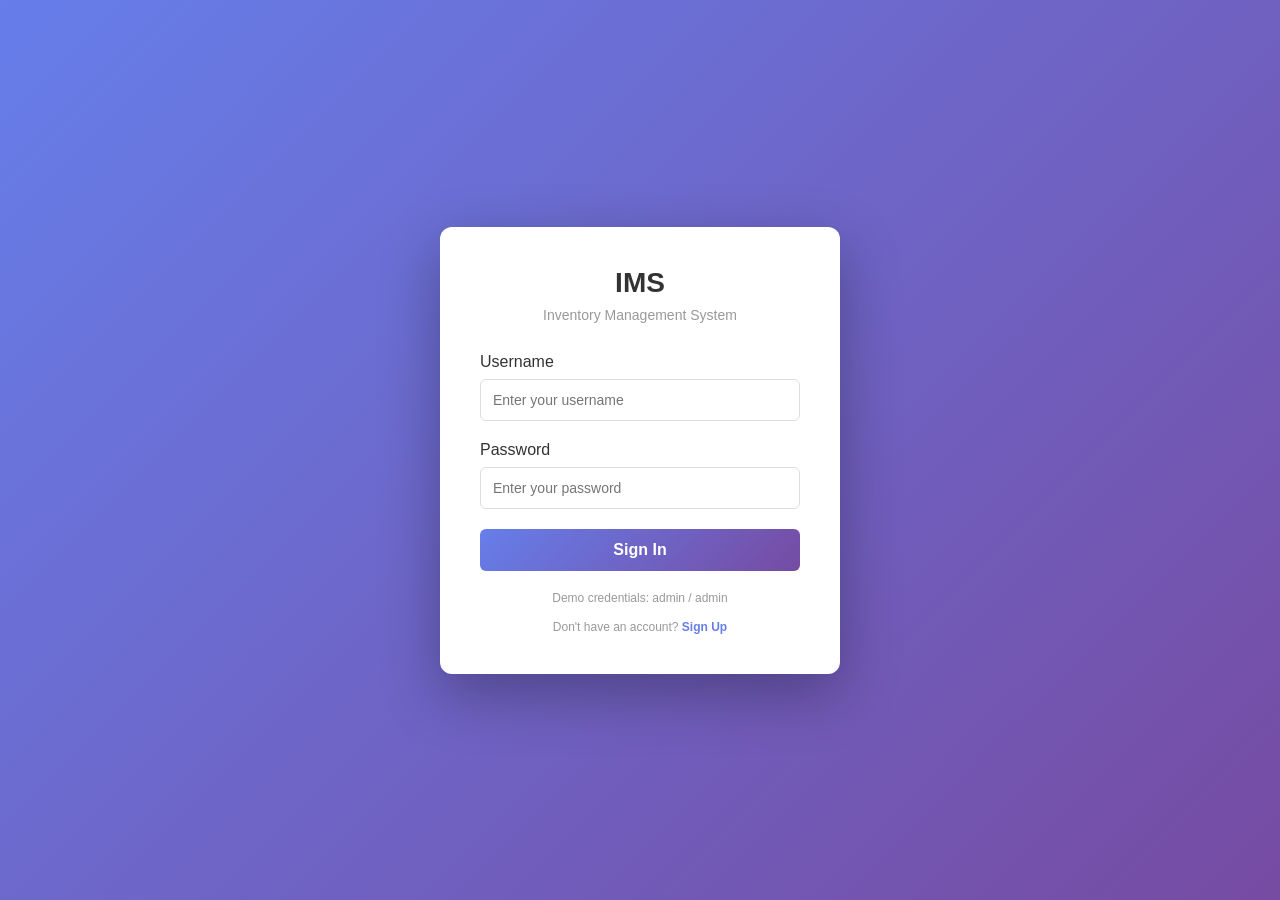
<file: frontend/login.html>
<!DOCTYPE html>
<html lang="en">
<head>
    <meta charset="UTF-8">
    <meta name="viewport" content="width=device-width, initial-scale=1.0">
    <title>Login - Inventory Management System</title>
    <style>
        * {
            margin: 0;
            padding: 0;
            box-sizing: border-box;
        }

        body {
            font-family: 'Segoe UI', Tahoma, Geneva, Verdana, sans-serif;
            background: linear-gradient(135deg, #667eea 0%, #764ba2 100%);
            min-height: 100vh;
            display: flex;
            align-items: center;
            justify-content: center;
        }

        .login-container {
            background: white;
            padding: 40px;
            border-radius: 12px;
            box-shadow: 0 20px 60px rgba(0, 0, 0, 0.3);
            max-width: 400px;
            width: 90%;
        }

        .login-header {
            text-align: center;
            margin-bottom: 30px;
        }

        .login-header h1 {
            font-size: 28px;
            color: #333;
            margin-bottom: 8px;
        }

        .login-header p {
            color: #999;
            font-size: 14px;
        }

        .form-group {
            margin-bottom: 20px;
        }

        .form-group label {
            display: block;
            margin-bottom: 8px;
            color: #333;
            font-weight: 500;
        }

        .form-group input {
            width: 100%;
            padding: 12px;
            border: 1px solid #ddd;
            border-radius: 6px;
            font-size: 14px;
            transition: all 0.3s ease;
        }

        .form-group input:focus {
            outline: none;
            border-color: #667eea;
            box-shadow: 0 0 0 3px rgba(102, 126, 234, 0.1);
        }

        .login-btn {
            width: 100%;
            padding: 12px;
            background: linear-gradient(135deg, #667eea 0%, #764ba2 100%);
            color: white;
            border: none;
            border-radius: 6px;
            font-size: 16px;
            font-weight: 600;
            cursor: pointer;
            transition: all 0.3s ease;
        }

        .login-btn:hover {
            transform: translateY(-2px);
            box-shadow: 0 10px 20px rgba(102, 126, 234, 0.3);
        }

        .login-btn:active {
            transform: translateY(0);
        }

        .error-message {
            display: none;
            background-color: #fee;
            color: #c33;
            padding: 12px;
            border-radius: 6px;
            margin-bottom: 20px;
            font-size: 14px;
        }

        .loading {
            display: none;
            text-align: center;
            color: #667eea;
            font-size: 14px;
        }

        .loading::after {
            content: '';
            animation: dots 1.5s steps(4, end) infinite;
        }

        @keyframes dots {
            0%, 20% { content: ''; }
            40% { content: '.'; }
            60% { content: '..'; }
            80%, 100% { content: '...'; }
        }
    </style>
</head>
<body>
    <div class="login-container">
        <div class="login-header">
            <h1>IMS</h1>
            <p>Inventory Management System</p>
        </div>

        <form id="loginForm">
            <div class="error-message" id="errorMessage"></div>

            <div class="form-group">
                <label for="username">Username</label>
                <input type="text" id="username" name="username" placeholder="Enter your username" required>
            </div>

            <div class="form-group">
                <label for="password">Password</label>
                <input type="password" id="password" name="password" placeholder="Enter your password" required>
            </div>

            <button type="submit" class="login-btn" id="loginBtn">Sign In</button>
            <div class="loading" id="loading"></div>
        </form>

        <div style="text-align: center; margin-top: 20px; font-size: 12px; color: #999;">
            <p>Demo credentials: admin / admin</p>
            <p style="margin-top: 15px;">Don't have an account? <a href="/signup.html" style="color: #667eea; text-decoration: none; font-weight: 600;">Sign Up</a></p>
        </div>
    </div>

    <script>
        const API_BASE_URL = 'http://localhost:8000/api';

        document.getElementById('loginForm').addEventListener('submit', async (e) => {
            e.preventDefault();

            const username = document.getElementById('username').value;
            const password = document.getElementById('password').value;
            const errorMessage = document.getElementById('errorMessage');
            const loading = document.getElementById('loading');
            const loginBtn = document.getElementById('loginBtn');

            // Validate inputs
            if (!username || !password) {
                errorMessage.style.display = 'block';
                errorMessage.textContent = 'Please enter both username and password';
                return;
            }

            errorMessage.style.display = 'none';
            loading.style.display = 'block';
            loginBtn.disabled = true;

            try {
                // Send login request to Django backend
                const response = await fetch(`${API_BASE_URL}/login/`, {
                    method: 'POST',
                    headers: {
                        'Content-Type': 'application/json',
                    },
                    body: JSON.stringify({
                        username: username,
                        password: password
                    })
                });

                const data = await response.json();

                if (response.ok && data.success) {
                    // Store user information
                    localStorage.setItem('user', JSON.stringify(data.user));
                    localStorage.setItem('loginTime', new Date().getTime());
                    
                    // Redirect to dashboard
                    window.location.href = '/index.html';
                } else {
                    // Show error message from server
                    loading.style.display = 'none';
                    loginBtn.disabled = false;
                    errorMessage.style.display = 'block';
                    errorMessage.textContent = data.error || 'Login failed. Please check your credentials.';
                }
            } catch (error) {
                console.error('Login error:', error);
                loading.style.display = 'none';
                loginBtn.disabled = false;
                errorMessage.style.display = 'block';
                errorMessage.textContent = 'Connection error. Please try again.';
            }
        });

        // Redirect if already logged in
        window.addEventListener('load', () => {
            const user = localStorage.getItem('user');
            if (user) {
                window.location.href = '/index.html';
            }
        });
    </script>
</body>
</html>
</file>
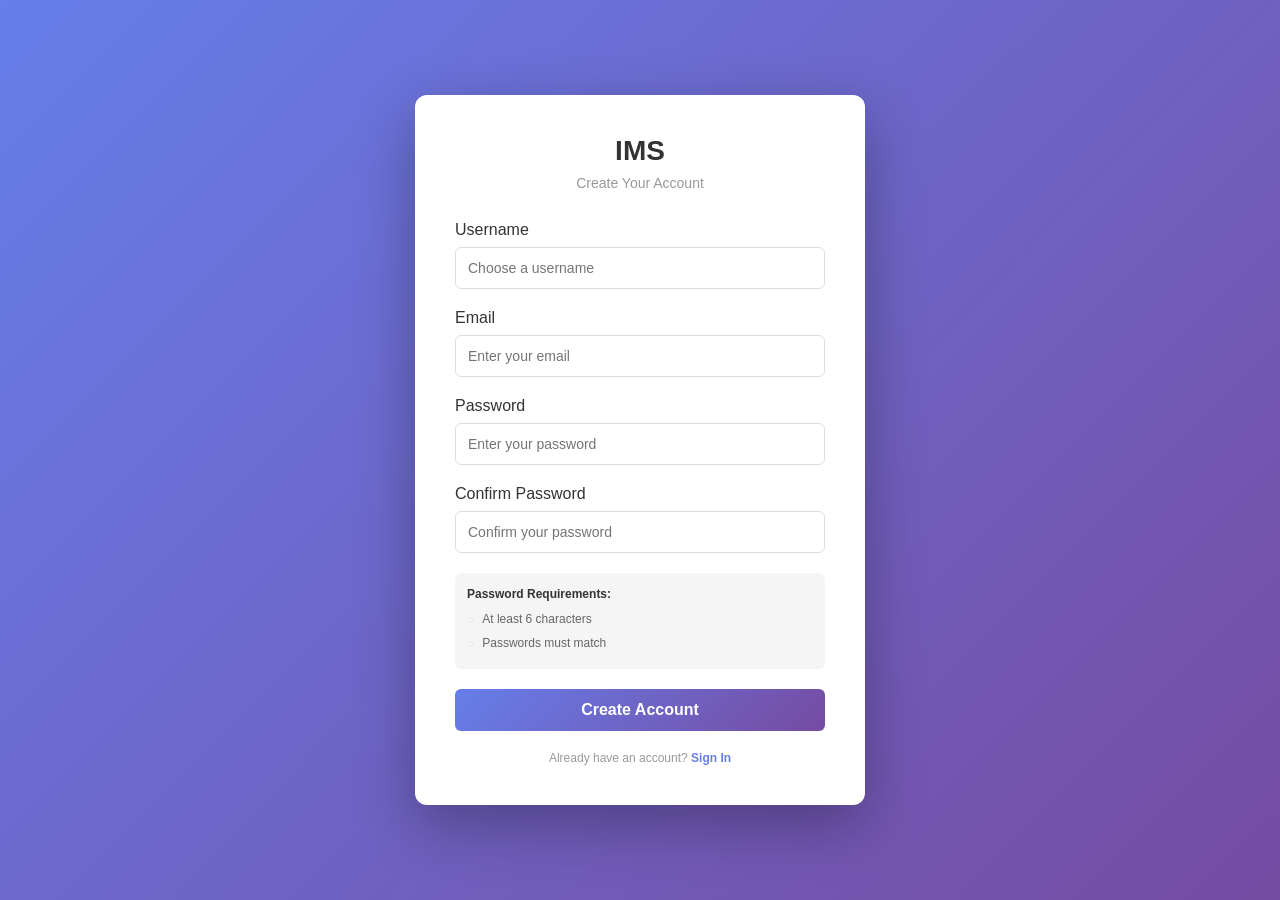
<file: frontend/signup.html>
<!DOCTYPE html>
<html lang="en">
<head>
    <meta charset="UTF-8">
    <meta name="viewport" content="width=device-width, initial-scale=1.0">
    <title>Sign Up - Inventory Management System</title>
    <style>
        * {
            margin: 0;
            padding: 0;
            box-sizing: border-box;
        }

        body {
            font-family: 'Segoe UI', Tahoma, Geneva, Verdana, sans-serif;
            background: linear-gradient(135deg, #667eea 0%, #764ba2 100%);
            min-height: 100vh;
            display: flex;
            align-items: center;
            justify-content: center;
        }

        .signup-container {
            background: white;
            padding: 40px;
            border-radius: 12px;
            box-shadow: 0 20px 60px rgba(0, 0, 0, 0.3);
            max-width: 450px;
            width: 90%;
        }

        .signup-header {
            text-align: center;
            margin-bottom: 30px;
        }

        .signup-header h1 {
            font-size: 28px;
            color: #333;
            margin-bottom: 8px;
        }

        .signup-header p {
            color: #999;
            font-size: 14px;
        }

        .form-group {
            margin-bottom: 20px;
        }

        .form-group label {
            display: block;
            margin-bottom: 8px;
            color: #333;
            font-weight: 500;
        }

        .form-group input {
            width: 100%;
            padding: 12px;
            border: 1px solid #ddd;
            border-radius: 6px;
            font-size: 14px;
            transition: all 0.3s ease;
        }

        .form-group input:focus {
            outline: none;
            border-color: #667eea;
            box-shadow: 0 0 0 3px rgba(102, 126, 234, 0.1);
        }

        .signup-btn {
            width: 100%;
            padding: 12px;
            background: linear-gradient(135deg, #667eea 0%, #764ba2 100%);
            color: white;
            border: none;
            border-radius: 6px;
            font-size: 16px;
            font-weight: 600;
            cursor: pointer;
            transition: all 0.3s ease;
        }

        .signup-btn:hover {
            transform: translateY(-2px);
            box-shadow: 0 10px 20px rgba(102, 126, 234, 0.3);
        }

        .signup-btn:active {
            transform: translateY(0);
        }

        .signup-btn:disabled {
            opacity: 0.6;
            cursor: not-allowed;
        }

        .error-message {
            display: none;
            background-color: #fee;
            color: #c33;
            padding: 12px;
            border-radius: 6px;
            margin-bottom: 20px;
            font-size: 14px;
        }

        .success-message {
            display: none;
            background-color: #efe;
            color: #3c3;
            padding: 12px;
            border-radius: 6px;
            margin-bottom: 20px;
            font-size: 14px;
        }

        .loading {
            display: none;
            text-align: center;
            color: #667eea;
            font-size: 14px;
            margin-top: 10px;
        }

        .loading::after {
            content: '';
            animation: dots 1.5s steps(4, end) infinite;
        }

        @keyframes dots {
            0%, 20% { content: ''; }
            40% { content: '.'; }
            60% { content: '..'; }
            80%, 100% { content: '...'; }
        }

        .login-link {
            text-align: center;
            margin-top: 20px;
            font-size: 12px;
            color: #999;
        }

        .login-link a {
            color: #667eea;
            text-decoration: none;
            font-weight: 600;
        }

        .login-link a:hover {
            text-decoration: underline;
        }

        .password-requirements {
            background: #f5f5f5;
            padding: 12px;
            border-radius: 6px;
            font-size: 12px;
            color: #666;
            margin-bottom: 20px;
            line-height: 1.6;
        }

        .password-requirements strong {
            display: block;
            margin-bottom: 6px;
            color: #333;
        }

        .requirement {
            display: flex;
            align-items: center;
            margin-bottom: 4px;
        }

        .requirement::before {
            content: '○';
            margin-right: 8px;
            color: #ddd;
        }

        .requirement.met::before {
            content: '✓';
            color: #3c3;
        }
    </style>
</head>
<body>
    <div class="signup-container">
        <div class="signup-header">
            <h1>IMS</h1>
            <p>Create Your Account</p>
        </div>

        <form id="signupForm">
            <div class="error-message" id="errorMessage"></div>
            <div class="success-message" id="successMessage"></div>

            <div class="form-group">
                <label for="username">Username</label>
                <input type="text" id="username" name="username" placeholder="Choose a username" required>
            </div>

            <div class="form-group">
                <label for="email">Email</label>
                <input type="email" id="email" name="email" placeholder="Enter your email" required>
            </div>

            <div class="form-group">
                <label for="password">Password</label>
                <input type="password" id="password" name="password" placeholder="Enter your password" required>
            </div>

            <div class="form-group">
                <label for="passwordConfirm">Confirm Password</label>
                <input type="password" id="passwordConfirm" name="passwordConfirm" placeholder="Confirm your password" required>
            </div>

            <div class="password-requirements">
                <strong>Password Requirements:</strong>
                <div class="requirement" id="req-min-length">
                    At least 6 characters
                </div>
                <div class="requirement" id="req-match">
                    Passwords must match
                </div>
            </div>

            <button type="submit" class="signup-btn" id="signupBtn">Create Account</button>
            <div class="loading" id="loading"></div>
        </form>

        <div class="login-link">
            <p>Already have an account? <a href="/login.html">Sign In</a></p>
        </div>
    </div>

    <script>
        const API_BASE_URL = 'http://localhost:8000/api';

        // Form elements
        const form = document.getElementById('signupForm');
        const usernameInput = document.getElementById('username');
        const emailInput = document.getElementById('email');
        const passwordInput = document.getElementById('password');
        const passwordConfirmInput = document.getElementById('passwordConfirm');
        const errorMessage = document.getElementById('errorMessage');
        const successMessage = document.getElementById('successMessage');
        const loading = document.getElementById('loading');
        const signupBtn = document.getElementById('signupBtn');

        // Password requirement indicators
        const reqMinLength = document.getElementById('req-min-length');
        const reqMatch = document.getElementById('req-match');

        // Validate password length in real-time
        passwordInput.addEventListener('input', updatePasswordRequirements);
        passwordConfirmInput.addEventListener('input', updatePasswordRequirements);

        function updatePasswordRequirements() {
            const password = passwordInput.value;
            const passwordConfirm = passwordConfirmInput.value;

            // Check minimum length
            if (password.length >= 6) {
                reqMinLength.classList.add('met');
            } else {
                reqMinLength.classList.remove('met');
            }

            // Check if passwords match
            if (password && password === passwordConfirm) {
                reqMatch.classList.add('met');
            } else {
                reqMatch.classList.remove('met');
            }
        }

        // Form submission
        form.addEventListener('submit', async (e) => {
            e.preventDefault();

            const username = usernameInput.value.trim();
            const email = emailInput.value.trim();
            const password = passwordInput.value;
            const passwordConfirm = passwordConfirmInput.value;

            // Clear messages
            errorMessage.style.display = 'none';
            successMessage.style.display = 'none';

            // Validation
            if (!username || !email || !password || !passwordConfirm) {
                showError('Please fill in all fields');
                return;
            }

            if (password.length < 6) {
                showError('Password must be at least 6 characters long');
                return;
            }

            if (password !== passwordConfirm) {
                showError('Passwords do not match');
                return;
            }

            // Show loading state
            loading.style.display = 'block';
            signupBtn.disabled = true;

            try {
                // Send signup request to Django backend
                const response = await fetch(`${API_BASE_URL}/signup/`, {
                    method: 'POST',
                    headers: {
                        'Content-Type': 'application/json',
                    },
                    body: JSON.stringify({
                        username: username,
                        email: email,
                        password: password,
                        password_confirm: passwordConfirm
                    })
                });

                const data = await response.json();

                if (response.ok && data.success) {
                    // Show success message
                    successMessage.style.display = 'block';
                    successMessage.textContent = 'Account created successfully! Redirecting to login...';
                    
                    // Clear form
                    form.reset();
                    updatePasswordRequirements();
                    
                    // Redirect to login page after 2 seconds
                    setTimeout(() => {
                        window.location.href = '/login.html';
                    }, 2000);
                } else {
                    // Show error from server
                    loading.style.display = 'none';
                    signupBtn.disabled = false;
                    showError(data.error || 'Sign up failed. Please try again.');
                }
            } catch (error) {
                console.error('Signup error:', error);
                loading.style.display = 'none';
                signupBtn.disabled = false;
                showError('Connection error. Please try again.');
            }
        });

        function showError(message) {
            errorMessage.style.display = 'block';
            errorMessage.textContent = message;
        }

        // Redirect if already logged in
        window.addEventListener('load', () => {
            const user = localStorage.getItem('user');
            if (user) {
                window.location.href = '/index.html';
            }
        });
    </script>
</body>
</html>
</file>
